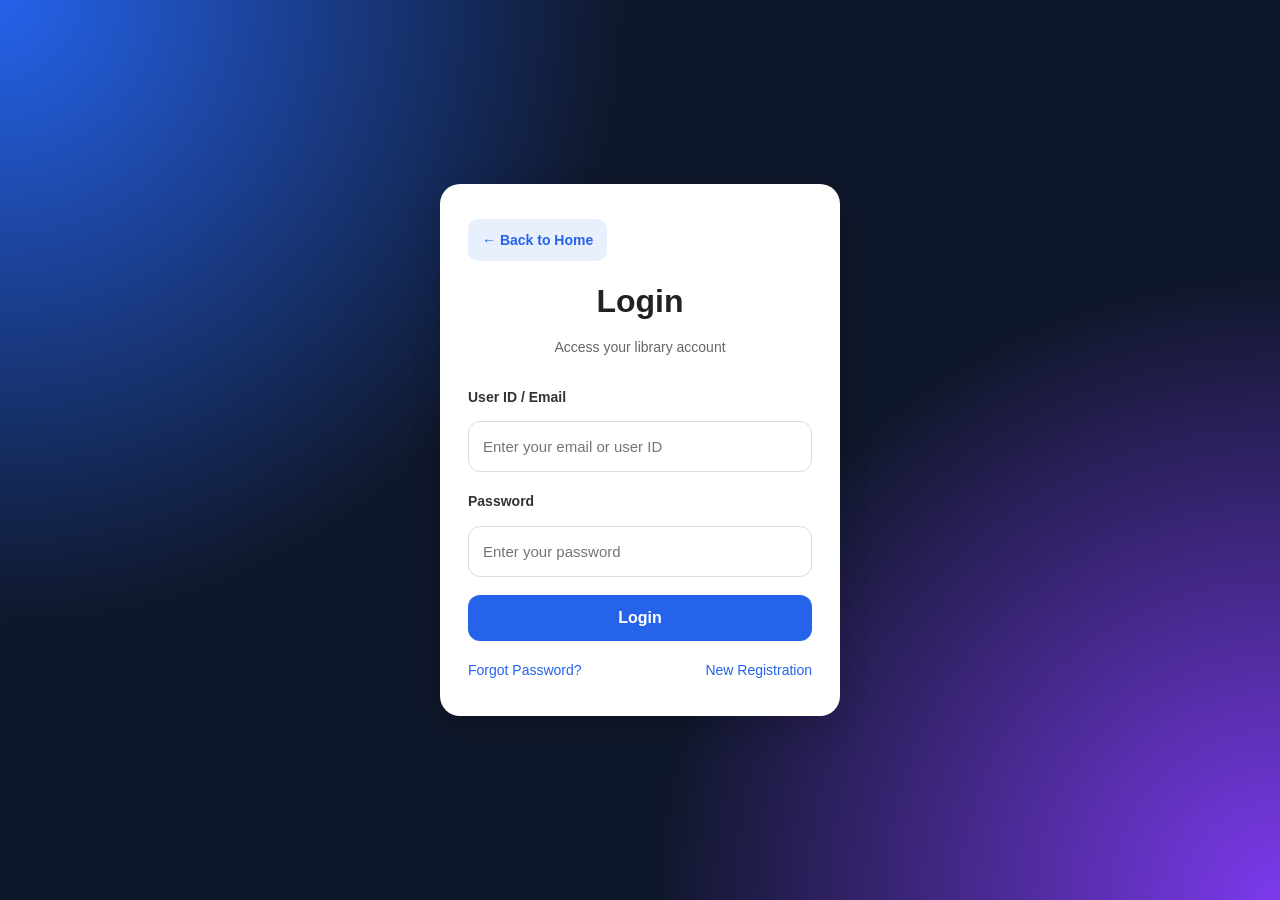
<file: login.html>
<!DOCTYPE html>
<html lang="en">

<head>
    <meta charset="UTF-8">
    <meta name="viewport" content="width=device-width, initial-scale=1.0">

    <title>Login | Ramkrushna Abhyasika</title>
    <!-- css -->
    <link rel="stylesheet" href="CSS/style.css">

    <style>
        * {
            margin: 0;
            padding: 0;
            box-sizing: border-box;
            font-family: Arial, sans-serif;
        }

        body {
            min-height: 100vh;

            display: flex;
            justify-content: center;
            align-items: center;

            padding: 20px;

            background:
                radial-gradient(circle at top left,
                    #2563eb,
                    transparent 40%),

                radial-gradient(circle at bottom right,
                    #7c3aed,
                    transparent 40%),

                #0f172a;
        }

        .login-card {
            width: 100%;
            max-width: 400px;

            background: #ffffff;
            border-radius: 20px;

            padding: 35px 28px;

            box-shadow: 0 10px 30px rgba(0, 0, 0, 0.15);
        }

        .back-btn {
            display: inline-flex;
            align-items: center;
            gap: 6px;

            padding: 10px 14px;
            margin-bottom: 15px;

            border-radius: 10px;

            background: rgba(37, 99, 235, 0.1);
            color: #2563eb;

            text-decoration: none;
            font-size: 14px;
            font-weight: 600;

            transition: 0.25s ease;
        }

        .back-btn:hover {
            background: rgba(37, 99, 235, 0.18);
            transform: translateX(-2px);
        }

        .login-card h1 {
            text-align: center;
            margin-bottom: 8px;
            color: #222;
        }

        .login-card p {
            text-align: center;
            color: #666;
            margin-bottom: 28px;
            font-size: 14px;
        }

        .field {
            margin-bottom: 18px;
        }

        .field label {
            display: block;
            margin-bottom: 8px;
            font-size: 14px;
            font-weight: 600;
            color: #333;
        }

        .field input {
            width: 100%;
            padding: 14px;

            border: 1px solid #dcdcdc;
            border-radius: 12px;

            font-size: 15px;
            outline: none;

            transition: 0.2s;
        }

        .field input:focus {
            border-color: #2563eb;
            box-shadow: 0 0 0 3px rgba(37, 99, 235, 0.12);
        }

        .submit-btn {
            width: 100%;
            border: none;

            background: #2563eb;
            color: white;

            padding: 14px;
            border-radius: 12px;

            font-size: 16px;
            font-weight: 600;

            cursor: pointer;
            transition: 0.2s;
        }

        .submit-btn:hover {
            background: #1e40af;
        }

        .extra-links {
            margin-top: 18px;

            display: flex;
            justify-content: space-between;

            gap: 10px;
            flex-wrap: wrap;
        }

        .extra-links a {
            text-decoration: none;
            font-size: 14px;
            color: #2563eb;
        }

        .extra-links a:hover {
            text-decoration: underline;
        }

        @media (max-width: 480px) {

            .login-card {
                padding: 28px 20px;
            }

            .extra-links {
                flex-direction: column;
                align-items: center;
            }
        }
    </style>
</head>

<body>
    <!-- Loader Animation -->
    <div id="loader" aria-hidden="true">
        <div class="loader-content">
            <span class="loader-logo">RA</span>
            <span class="loader-text">Preparing Your Study Space</span>
        </div>
    </div>

    <div class="login-card">

        <a href="index.html" class="back-btn">
            ← Back to Home
        </a>

        <h1>Login</h1>

        <p>
            Access your library account
        </p>

        <form>

            <div class="field">
                <label for="email">
                    User ID / Email
                </label>

                <input type="text" id="email" placeholder="Enter your email or user ID" required>
            </div>

            <div class="field">
                <label for="password">
                    Password
                </label>

                <input type="password" id="password" placeholder="Enter your password" required>
            </div>

            <button type="submit" class="submit-btn">
                Login
            </button>

        </form>

        <div class="extra-links">

            <a href="#">
                Forgot Password?
            </a>

            <a href="#">
                New Registration
            </a>

        </div>

    </div>

    <script>
        window.addEventListener("load", () => {
            const loader = document.getElementById("loader");
            if (loader) {
                setTimeout(() => loader.classList.add("hide"), 500);
            }
        });
    </script>
</body>

</html>
</file>
<file: CSS/style.css>
:root {
    --bg: #f6f8f4;
    --bg-warm: #edf4ef;
    --surface: rgba(255, 255, 255, 0.82);
    --surface-strong: #ffffff;
    --text: #18201c;
    --muted: #54635c;
    --brand: #0f766e;
    --brand-strong: #0b5f58;
    --accent: #ea7a2f;
    --line: rgba(24, 32, 28, 0.12);
    --shadow-soft: 0 12px 30px rgba(14, 36, 28, 0.08);
    --shadow-strong: 0 22px 48px rgba(12, 41, 31, 0.18);
    --radius-lg: 24px;
    --radius-md: 16px;
    --radius-sm: 12px;
}


html {
    scroll-behavior: smooth;
}

body {
    font-family: "Manrope", sans-serif;
    color: var(--text);
    background:
        radial-gradient(circle at 10% 10%, #d7ede4 0%, transparent 36%),
        radial-gradient(circle at 90% 0%, #f8dfcf 0%, transparent 30%),
        linear-gradient(160deg, var(--bg) 0%, var(--bg-warm) 100%);
    line-height: 1.6;

}

.section {
    width: min(1120px, 92vw);
    margin: 0 auto;
}

/* === LOADER === */

#loader {
    position: fixed;
    inset: 0;
    z-index: 9999;
    display: grid;
    place-items: center;
    background: linear-gradient(120deg, #eef8f3, #fdf0e7);
    transition: opacity 0.55s ease, visibility 0.55s ease;
}

#loader.hide {
    opacity: 0;
    visibility: hidden;
}

.loader-content {
    display: grid;
    gap: 10px;
    justify-items: center;
}

.loader-logo {
    font: 800 3rem/1 "Sora", sans-serif;
    letter-spacing: 1px;
    color: var(--brand);
    text-shadow: 0 8px 25px rgba(15, 118, 110, 0.26);
    animation: pop 1.15s ease-in-out infinite;
}

.loader-text {
    color: var(--muted);
    font-weight: 600;
    letter-spacing: 0.4px;
}

@keyframes pop {

    0%,
    100% {
        transform: scale(0.96);
        opacity: 0.7;
    }

    50% {
        transform: scale(1);
        opacity: 1;
    }
}

/* === HEADER === */
.site-header {
    position: sticky;
    top: 0;
    background: #ffffff;
    box-shadow: 0 2px 10px rgba(0, 0, 0, 0.05);
    z-index: 1000;
}

.nav-shell {
    display: flex;
    align-items: center;
    justify-content: space-between;
    padding: 12px 24px;
}

.brand {
    font-size: 18px;
    font-weight: 600;
    color: #2563eb;
    text-decoration: none;
}

.nav-links {
    display: flex;
    gap: 20px;
}

.nav-link {
    text-decoration: none;
    color: #444;
    font-weight: 500;
}

.nav-link.active {
    color: #2563eb;
}

.nav-actions {
    display: flex;
    gap: 10px;
}

.btn {
    padding: 6px 14px;
    border-radius: 8px;
    text-decoration: none;
    font-size: 14px;
}

.btn-outline {
    border: 1px solid #2563eb;
    color: #2563eb;
}

.btn-primary {
    background: #2563eb;
    color: white;
}

/* Mobile */
.menu-toggle {
    display: none;
    font-size: 22px;
    background: none;
    border: none;
}

@media (max-width: 768px) {
    .nav-links {
        display: none;
        position: absolute;
        top: 60px;
        right: 20px;
        flex-direction: column;
        background: white;
        padding: 10px;
        border-radius: 8px;
        box-shadow: 0 4px 20px rgba(0, 0, 0, 0.1);
    }

    .nav-links.active {
        display: flex;
    }

    .menu-toggle {
        display: block;
    }

    .nav-actions {
        display: none;
    }
}

/* Mobile Action Buttons */
.mobile-actions {
    display: none;
    align-items: center;
    gap: 10px;
}

/* Login Icon */
.mobile-login-btn {
    width: 42px;
    height: 42px;

    display: flex;
    align-items: center;
    justify-content: center;

    border-radius: 12px;

    background: rgba(255, 255, 255, 0.08);

    border: 1px solid rgba(255, 255, 255, 0.15);

    color: rgb(0, 0, 0);

    text-decoration: none;

    backdrop-filter: blur(10px);

    transition: 0.3s ease;
}

.mobile-login-btn:hover {
    transform: translateY(-2px);
    background: rgba(255, 255, 255, 0.14);
}

/* Mobile Only */
@media (max-width: 768px) {

    .brand {
        font-size: 15px;
    }

    .mobile-actions {
        display: flex;
    }

    .nav-actions {
        display: none;
    }

}

/* === HERO SECTION === */

.hero {
    margin-top: 24px;
    display: grid;
    gap: 18px;
    grid-template-columns: 1.35fr 0.9fr;
    align-items: stretch;
}

.hero-panel {
    border-radius: var(--radius-lg);
    padding: clamp(24px, 3vw, 44px);
    background:
        linear-gradient(135deg, rgba(15, 118, 110, 0.95), rgba(7, 65, 60, 0.92)),
        url("../images/background.png") center/cover;
    color: #f9fffd;
    min-height: 420px;
    display: grid;
    align-content: center;
    gap: 14px;
    box-shadow: var(--shadow-strong);
}

.hero-tag {
    width: fit-content;
    font-weight: 800;
    font-size: 0.74rem;
    letter-spacing: 0.9px;
    text-transform: uppercase;
    color: #0d433f;
    background: #ffe1c9;
    border-radius: 999px;
    padding: 7px 14px;
}

.hero h1 {
    font-size: clamp(1.85rem, 4.6vw, 3.3rem);
    max-width: 18ch;
}

.hero-subtitle {
    max-width: 46ch;
    color: #d8ece7;
}

.hero-actions {
    display: flex;
    flex-wrap: wrap;
    gap: 12px;
    margin-top: 6px;
}

.btn {
    border: 0;
    border-radius: 12px;
    padding: 12px 18px;
    font-weight: 700;
    font-size: 0.95rem;
    cursor: pointer;
    transition: transform 0.2s ease, box-shadow 0.2s ease, background 0.2s ease;
}

.btn:hover {
    transform: translateY(-2px);
}

.btn-primary {
    background: linear-gradient(135deg, var(--accent), #f0944e);
    color: #291507;
    box-shadow: 0 10px 26px rgba(234, 122, 47, 0.3);
}

.btn-primary:hover {
    box-shadow: 0 14px 30px rgba(234, 122, 47, 0.4);
}

.btn-ghost {
    background: rgba(255, 255, 255, 0.18);
    color: #f5fffc;
    border: 1px solid rgba(255, 255, 255, 0.26);
}

.hero-metrics {
    display: grid;
    gap: 14px;
}

.metric-card {
    border: 1px solid rgba(255, 255, 255, 0.9);
    border-radius: var(--radius-md);
    box-shadow: var(--shadow-soft);
    padding: 22px;
    display: grid;
    backdrop-filter: blur(10px);
    background: rgba(255, 255, 255, 0.7);
}

.metric-value {
    font: 800 clamp(1.5rem, 2.9vw, 2.1rem)/1 "Sora", sans-serif;
    color: var(--brand-strong);
    margin-bottom: 6px;
}

.metric-label {
    color: var(--muted);
    font-weight: 700;
}

/* === SECTION FEATURE === */

.feature-strip {
    margin-top: 24px;
    display: grid;
    grid-template-columns: repeat(4, minmax(0, 1fr));
    gap: 14px;
}

.feature-card {
    background: var(--surface);
    border: 1px solid rgba(255, 255, 255, 0.9);
    border-radius: var(--radius-md);
    padding: 18px;
    box-shadow: var(--shadow-soft);

    transition: all 0.3s ease;
    cursor: pointer;
}

.feature-card:hover {
    transform: translateY(-6px) scale(1.02);
    box-shadow: 0 20px 40px rgba(0, 0, 0, 0.1);
}

.feature-card .material-icons {
    font-size: 28px;
    color: var(--brand);
    margin-bottom: 8px;
}

.feature-card h3 {
    font-size: 1rem;
    margin-bottom: 6px;
}

.feature-card p {
    color: var(--muted);
    font-size: 0.92rem;
}

.feature-card.highlight {
    background: linear-gradient(145deg, #0f766e, #0c4f4a);
    border-color: transparent;
}

.feature-card.highlight h3,
.feature-card.highlight p,
.feature-card.highlight .material-icons {
    color: #ecfff9;
}

.feature-badge {
    position: absolute;
    top: 10px;
    right: 10px;
    background: #ffd166;
    color: #000;
    font-size: 11px;
    padding: 4px 8px;
    border-radius: 999px;
    font-weight: 700;
}

.feature-cta {
    text-align: center;
    margin-top: 30px;
}

.feature-cta h2 {
    margin-bottom: 12px;
}

@media (max-width: 768px) {
    .feature-strip {
        grid-template-columns: 1fr 1fr;
    }
}

/* Scetion : Facilities */
.section-head {
    display: grid;
    gap: 4px;
    margin-top: 30px;
    margin-bottom: 14px;
}

.section-head p {
    color: var(--muted);
}

.facility-grid {
    display: grid;
    grid-template-columns: repeat(3, minmax(0, 1fr));
    gap: 14px;
}

.facility-card {
    background: var(--surface-strong);
    border: 1px solid var(--line);
    overflow: hidden;
    box-shadow: var(--shadow-soft);

    border-radius: 14px;
    transition: all 0.3s ease;
}

.facility-card img {
    width: 100%;
    height: 160px;
    object-fit: cover;
}

.facility-card h3 {
    font-size: 1rem;
    padding: 14px;
}

/* Section - Enviroment */
.gallery-grid {
    display: grid;
    grid-template-columns: repeat(3, 1fr);
    gap: 14px;
}

.gallery-item {
    position: relative;
    overflow: hidden;
    border-radius: 12px;
}

.gallery-item img {
    width: 100%;
    height: 220px;
    object-fit: cover;
    transition: transform 0.4s ease;
    border-radius: var(--radius-md);
    box-shadow: var(--shadow-soft);
}

/* Section CTA Bolck */

/* Base CTA */
.cta-block {
    margin-top: 28px;
    border-radius: var(--radius-lg);
    padding: clamp(20px, 4vw, 36px);
    background: linear-gradient(135deg, #0f766e, #123d39);
    color: #f2fffa;
    box-shadow: var(--shadow-strong);

    display: flex;
    flex-direction: column;
    gap: 12px;
}

/* Text */
.cta-block h2 {
    font-size: clamp(1.4rem, 3.5vw, 2rem);
    line-height: 1.3;
}

.cta-block p {
    font-size: clamp(0.9rem, 2.5vw, 1rem);
    color: #cae7df;
    max-width: 500px;
}

/* Actions */
.cta-actions {
    display: flex;
    align-items: center;
    gap: 12px;
    flex-wrap: wrap;
}

.cta-note {
    font-size: 12px;
    opacity: 0.85;
}

/* Button */
.btn-primary {
    padding: 12px;
    border-radius: 10px;
    font-size: 0.95rem;
    cursor: pointer;
}

@media (max-width: 768px) {

    .cta-block {
        width: 100%;
        max-width: 100%;

        box-sizing: border-box;

        overflow: hidden;

        padding: 16px;
    }

    .cta-block h2,
    .cta-block p {
        word-break: break-word;
    }

    .cta-actions {
        width: 100%;
        flex-direction: column;
        align-items: stretch;
    }

    .cta-actions .btn {
        width: 100%;
    }

}

/* Grid Layout */
.info-grid {
    margin: 40px auto;
    max-width: 1100px;
    width: 100%;

    display: grid;
    grid-template-columns: 1.6fr 1fr;
    gap: 18px;
}

/* Card Base */
.info-card {
    background: var(--surface);
    padding: 18px;
    border-radius: var(--radius-md);
    box-shadow: var(--shadow-soft);
}

/* Header */
.card-head {
    display: flex;
    justify-content: space-between;
    align-items: center;
}

.map-link {
    font-size: 13px;
    color: var(--brand);
    text-decoration: none;
    font-weight: 600;
}

/* Address */
.address {
    margin-top: 6px;
    color: var(--muted);
    font-size: 0.95rem;
}

/* Map */
.map-wrap {
    margin-top: 12px;
    border-radius: 10px;
    overflow: hidden;
}

.map-wrap iframe {
    width: 100%;
    height: 260px;
    border: 0;
}

/* Hours */
.hours-card {
    display: flex;
    flex-direction: column;
    gap: 10px;
}

.hours-row {
    display: flex;
    justify-content: space-between;
    padding: 10px;
    border-bottom: 1px dashed var(--line);
}

.hours-row:last-child {
    border-bottom: none;
}

.hours-row span {
    color: var(--muted);
}

.hours-row strong {
    color: var(--brand-strong);
}

/* Status */
.status {
    margin-top: 10px;
    font-weight: 700;
    font-size: 14px;
}

/* Open/Closed colors */
.status.open {
    color: #16a34a;
}

.status.closed {
    color: #dc2626;
}

/* Footer Base */
.contact-footer {
    background: #0c1916;
    color: #e9fffa;
    padding: 24px 0 14px;
}

/* Container */
.footer-mini {
    max-width: 900px;
    margin: auto;
    padding: 0 12px;
    text-align: center;
}

/* Title */
.footer-title {
    font-size: 1rem;
    margin-bottom: 10px;
    color: #9fd0c4;
}

/* Grid */
.contact-grid {
    display: grid;
    grid-template-columns: repeat(3, 1fr);
    gap: 10px;
}

/* Cards (Small & Clean) */
.contact-card {
    display: flex;
    flex-direction: column;
    align-items: center;
    gap: 4px;

    padding: 10px;
    border-radius: 10px;

    background: rgba(255, 255, 255, 0.05);
    text-decoration: none;
    color: inherit;

    font-size: 0.8rem;
    transition: 0.2s ease;
}

/* Icons */
.contact-card .material-icons {
    font-size: 20px;
    color: #8ce4cf;
}

/* Hover */
.contact-card:hover {
    background: rgba(255, 255, 255, 0.12);
    transform: translateY(-2px);
}

/* Copy */
.footer-copy {
    margin-top: 10px;
    font-size: 0.75rem;
    color: #7fb8ac;
}

/* 📱 Mobile */
@media (max-width: 600px) {
    .contact-grid {
        grid-template-columns: repeat(3, 1fr);
    }

    .contact-card {
        padding: 8px;
        font-size: 0.75rem;
    }

    .contact-card .material-icons {
        font-size: 18px;
    }
}

/* 📱 Responsive */
@media (max-width: 768px) {
    .info-grid {
        grid-template-columns: 1fr;
    }

    .card-head {
        flex-direction: column;
        align-items: flex-start;
        gap: 6px;
    }

    .map-wrap iframe {
        height: 220px;
    }
}

/* ========================= */
/* 📱 Tablet (≤ 768px) */
/* ========================= */
@media (max-width: 768px) {
    .cta-block {
        text-align: center;
        align-items: center;
    }

    .cta-actions {
        flex-direction: column;
        align-items: stretch;
        width: 100%;
    }

    .btn-primary {
        width: 100%;
    }
}

/* ========================= */
/* 📱 Small Mobile (≤ 480px) */
/* ========================= */
@media (max-width: 480px) {
    .cta-block {
        padding: 18px;
    }

    .cta-block h2 {
        font-size: 1.3rem;
    }

    .cta-block p {
        font-size: 0.85rem;
    }

    .cta-note {
        font-size: 11px;
    }
}

@keyframes pulse {
    0% {
        box-shadow: 0 0 0 rgba(0, 0, 0, 0.2);
    }

    50% {
        box-shadow: 0 10px 30px rgba(0, 0, 0, 0.25);
    }

    100% {
        box-shadow: 0 0 0 rgba(0, 0, 0, 0.2);
    }
}

@media (max-width: 980px) {

    .hero,
    .split-grid,
    .info-grid {
        grid-template-columns: 1fr;
    }

    .feature-strip,
    .facility-grid,
    .contact-grid {
        grid-template-columns: repeat(2, minmax(0, 1fr));
    }

    .gallery-grid {
        grid-template-columns: repeat(2, minmax(0, 1fr));
    }

    .gallery-grid img {
        height: 240px;
    }
}

@media (max-width: 640px) {

    .hero-panel {
        min-height: auto;
    }

    .hero-actions .btn {
        width: 100%;
    }

    .feature-strip,
    .contact-grid {
        grid-template-columns: 1fr;
    }

    .facility-grid,
    .gallery-grid {
        grid-template-columns: none;
        grid-auto-flow: column;
        grid-auto-columns: minmax(240px, 82vw);
        overflow-x: auto;
        overflow-y: hidden;
        scroll-snap-type: x proximity;
        padding-bottom: 8px;
    }

    .facility-card,
    .gallery-grid img {
        scroll-snap-align: start;
    }

    .gallery-grid img {
        height: 210px;
    }

    .hours-row {
        font-size: 0.93rem;
    }
}

@media (prefers-reduced-motion: reduce) {
    html {
        scroll-behavior: auto;
    }

    *,
    *::before,
    *::after {
        animation: none !important;
        transition: none !important;
    }
}



/* ================= Seat.html Syling Code ================= */
.seat-page {
    padding-bottom: 42px;
}

.seat-hero {
    margin-top: 24px;
    background: linear-gradient(135deg, rgba(15, 118, 110, 0.95), rgba(7, 65, 60, 0.93));
    color: #f6fffc;
    border-radius: var(--radius-lg);
    padding: clamp(20px, 3vw, 30px);
    box-shadow: var(--shadow-strong);
}

.seat-hero h1 {
    font-size: clamp(1.5rem, 4vw, 2.3rem);
    margin-bottom: 8px;
}

.seat-hero p {
    color: #d6ece5;
    max-width: 70ch;
}

.legend {
    margin-top: 12px;
    display: flex;
    flex-wrap: wrap;
    gap: 14px;
    align-items: center;
    font-weight: 700;
    font-size: 0.92rem;
}

.legend-item {
    display: inline-flex;
    align-items: center;
    gap: 8px;
    color: #e9fffa;
}

.legend-dot {
    width: 14px;
    height: 14px;
    border-radius: 50%;
    display: inline-block;
    border: 1px solid rgba(255, 255, 255, 0.55);
}

.legend-dot.available {
    background: #16a34a;
}

.legend-dot.booked {
    background: #dc2626;
}

.legend-dot.reserved {
    background: #FF9800;
}

.sections-grid {
    margin-top: 20px;
    display: grid;
    grid-template-columns: repeat(2, minmax(0, 1fr));
    gap: 16px;
}

.library-section-card {
    background: var(--surface-strong);
    border: 1px solid var(--line);
    border-radius: var(--radius-md);
    box-shadow: var(--shadow-soft);
    padding: 16px;
}

.section-top {
    display: flex;
    align-items: center;
    justify-content: space-between;
    gap: 10px;
    margin-bottom: 6px;
}

.section-top h2 {
    font-size: 1.1rem;
}

.section-type {
    background: rgba(15, 118, 110, 0.12);
    color: var(--brand-strong);
    border: 1px solid rgba(15, 118, 110, 0.22);
    border-radius: 999px;
    padding: 4px 10px;
    font: 700 0.78rem/1.2 "Sora", sans-serif;
    letter-spacing: 0.2px;
}

.seat-counts {
    display: flex;
    flex-wrap: wrap;
    gap: 8px;
    margin-bottom: 12px;
    color: var(--muted);
    font-size: 0.9rem;
    font-weight: 600;
}

.seat-counts .count-chip {
    padding: 5px 10px;
    border-radius: 999px;
    background: #f2f5f3;
    border: 1px solid #e3e9e6;
}

.seat-pricing {
    display: flex;
    flex-wrap: wrap;
    gap: 8px;
    margin-bottom: 12px;
}

.price-chip {
    padding: 5px 10px;
    border-radius: 999px;
    border: 1px solid #edd7c8;
    background: #fff5ed;
    color: #8a4b20;
    font-size: 0.86rem;
    font-weight: 700;
}

.seats-grid {
    display: grid;
    grid-template-columns: repeat(5, minmax(0, 1fr));
    gap: 12px 10px;
}

.seat {
    width: 100%;
    height: 56px;
    display: grid;
    justify-items: center;
    align-content: center;
    gap: 3px;
    border-radius: 10px;
    color: #ffffff;
    border: 1px solid transparent;
    user-select: none;
    cursor: pointer;
    font: inherit;
}

.seat-icon {
    display: inline-grid;
    place-items: center;
    width: 20px;
    height: 20px;
    opacity: 0.98;
}

.seat-icon svg {
    display: block;
    width: 100%;
    height: 100%;
    fill: currentColor;
}

.seat-number {
    font: 700 0.72rem/1 "Sora", sans-serif;
    letter-spacing: 0.1px;
}

.seat.available {
    background: #16a34a;
    border-color: #0f7a37;
}

.seat.available:hover {
    filter: brightness(1.05);
    transform: translateY(-1px);
}

.seat.selected {
    box-shadow: 0 0 0 3px rgba(15, 118, 110, 0.3);
}

.seat.booked {
    background: #dc2626;
    border-color: #b61f1f;
    cursor: not-allowed;
}

.admission-card {
    margin-top: 24px;
    background: var(--surface-strong);
    border: 1px solid var(--line);
    border-radius: var(--radius-lg);
    box-shadow: var(--shadow-soft);
    padding: clamp(16px, 3vw, 24px);
}

.admission-card h2 {
    margin-bottom: 6px;
}

.admission-card p {
    color: var(--muted);
    margin-bottom: 12px;
}

.selected-seat {
    display: inline-flex;
    align-items: center;
    gap: 8px;
    padding: 7px 12px;
    border-radius: 999px;
    background: rgba(15, 118, 110, 0.11);
    border: 1px solid rgba(15, 118, 110, 0.2);
    color: var(--brand-strong);
    font-weight: 700;
    margin-bottom: 14px;
}

.selected-pricing {
    margin-bottom: 12px;
    color: var(--muted);
    font-weight: 700;
    font-size: 0.92rem;
}

.selected-seat.selection-error {
    background: #fef2f2;
    border-color: rgba(220, 38, 38, 0.3);
    color: #b91c1c;
}

.student-form {
    display: grid;
    grid-template-columns: repeat(2, minmax(0, 1fr));
    gap: 12px;
}

.field {
    display: grid;
    gap: 5px;
    min-width: 0;
}

.field.span-2 {
    grid-column: span 2;
}

.field label {
    font-weight: 700;
    font-size: 0.9rem;
    color: var(--text);
}

.field input,
.field textarea {
    width: 100%;
    max-width: 100%;
    box-sizing: border-box;
    border: 1px solid #cfdad4;
    border-radius: 10px;
    padding: 11px 12px;
    font: 500 0.93rem/1.4 "Manrope", sans-serif;
    color: var(--text);
    background: #ffffff;
}

.field textarea {
    min-height: 90px;
    resize: vertical;
}

.field input.is-invalid,
.field textarea.is-invalid {
    border-color: #dc2626;
    box-shadow: 0 0 0 3px rgba(220, 38, 38, 0.12);
}

.field-error {
    margin: 0;
    color: #b91c1c;
    font-size: 0.82rem;
    font-weight: 600;
}

.student-form button {
    grid-column: span 2;
    border: 0;
    border-radius: 12px;
    padding: 12px 16px;
    font: 700 0.95rem/1 "Sora", sans-serif;
    background: linear-gradient(135deg, var(--accent), #f0944e);
    color: #2a1607;
    cursor: pointer;
}

.success-box {
    margin-top: 14px;
    padding: 12px 14px;
    border-radius: 12px;
    border: 1px solid #98d8b2;
    background: #edfcf2;
    color: #0f5132;
    font-weight: 600;
}

@media (max-width: 900px) {
    .sections-grid {
        grid-template-columns: 1fr;
    }
}

@media (max-width: 520px) {
    .student-form {
        grid-template-columns: 1fr;
    }

    .field.span-2,
    .student-form button {
        grid-column: span 1;
    }

    .seats-grid {
        gap: 10px 8px;
    }

    .seat {
        height: 50px;
        gap: 2px;
    }

    .seat-icon {
        width: 18px;
        height: 18px;
    }

    .seat-number {
        font-size: 0.68rem;
    }
}

/* Seat.html */
/* Popup Background */
.popup-overlay {
    position: fixed;
    inset: 0;

    background: rgba(0, 0, 0, 0.5);

    display: flex;
    justify-content: center;
    align-items: center;

    opacity: 0;
    transition: 0.3s ease;

    z-index: 9999;
    pointer-events: none;
}

.popup-overlay.show {
    opacity: 1;
    pointer-events: auto;
}

/* Popup Box */
.popup-box {
    width: 90%;
    max-width: 380px;

    background: white;
    border-radius: 20px;

    padding: 30px 24px;
    text-align: center;

    animation: popupScale 0.3s ease;
}

/* Icon */
.popup-icon {
    font-size: 60px;
    margin-bottom: 15px;
}

/* Title */
.popup-box h2 {
    margin-bottom: 10px;
    color: #222;
}

/* Text */
.popup-box p {
    color: #666;
    line-height: 1.5;
    margin-bottom: 20px;
}

/* Button */
.popup-box button {
    border: none;
    background: #4CAF50;
    color: white;

    padding: 12px 24px;
    border-radius: 10px;

    cursor: pointer;
    font-size: 16px;
}

/* Animation */
@keyframes popupScale {

    from {
        transform: scale(0.7);
        opacity: 0;
    }

    to {
        transform: scale(1);
        opacity: 1;
    }
}

.popup-overlay {
    display: flex;
}

.seat.reserved {
    background: #FF9800;
    color: white;
    cursor: not-allowed;
}

.success-card {
    background: #f0fdf4;
    border: 1px solid #bbf7d0;
    border-radius: 12px;
    padding: 1.5rem;
    text-align: center;
}

.success-icon {
    width: 48px;
    height: 48px;
    background: #22c55e;
    color: white;
    border-radius: 50%;
    display: flex;
    align-items: center;
    justify-content: center;
    font-size: 22px;
    font-weight: 500;
    margin: 0 auto 1rem;
}

.success-card h3 {
    margin: 0 0 6px;
    font-size: 18px;
    font-weight: 500;
    color: #15803d;
}

.success-card p {
    margin: 0 0 4px;
    font-size: 14px;
    color: #166534;
}

.success-card .seat-info {
    margin-top: 10px;
    font-size: 15px;
    font-weight: 500;
    color: #15803d;
}
</file>
